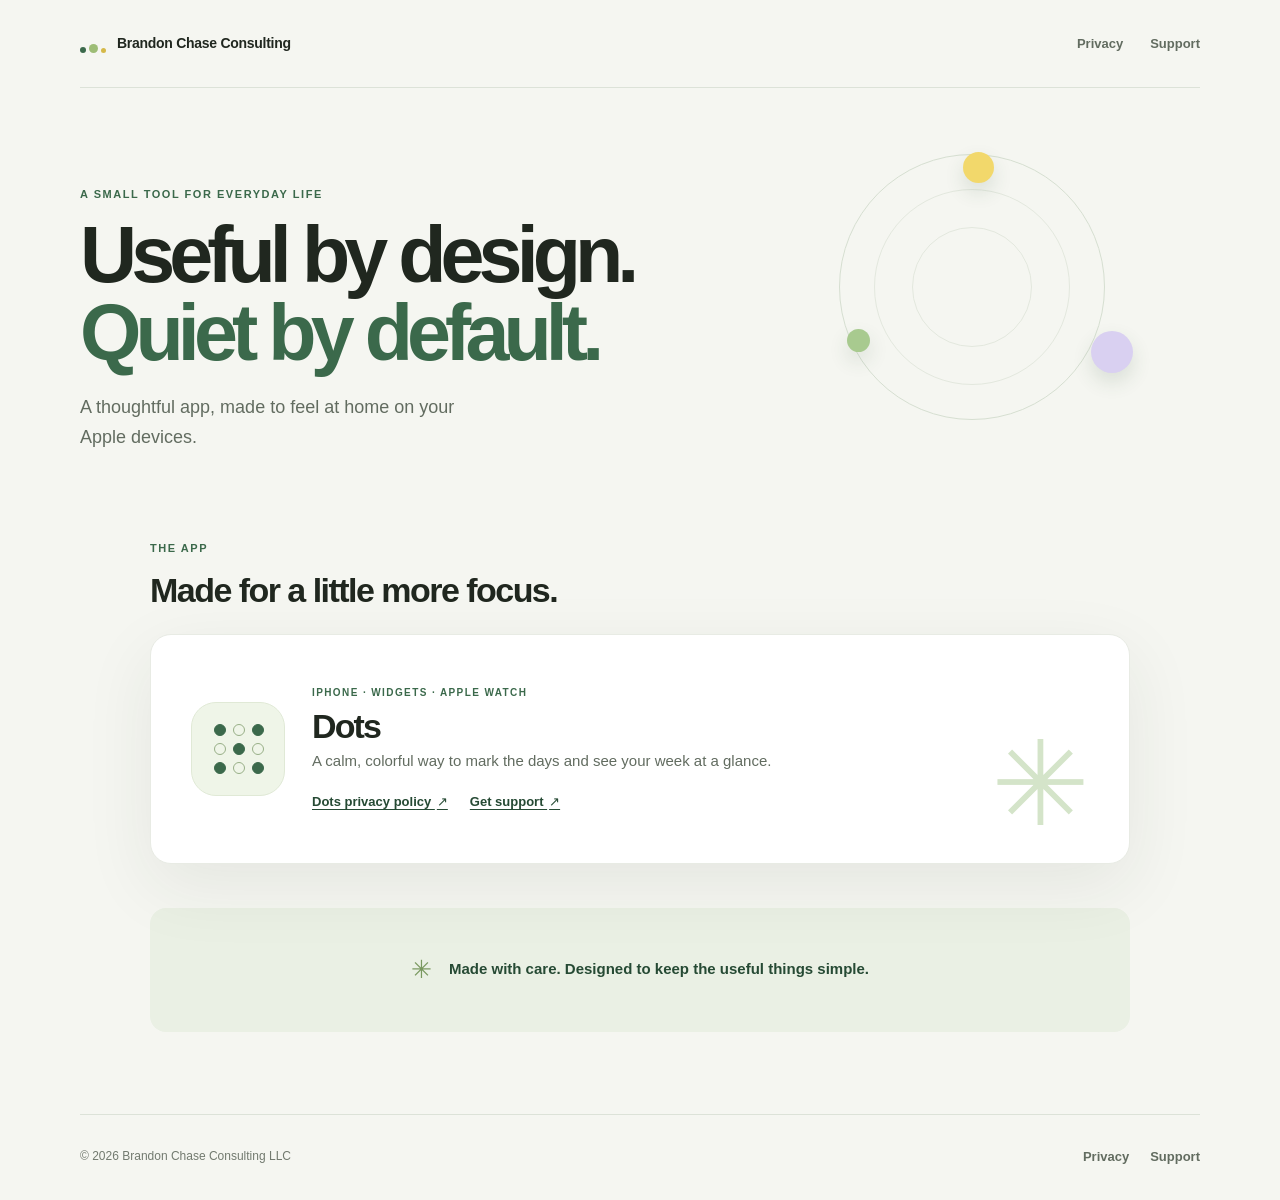
<file: index.html>
<!doctype html>
<html lang="en">
<head>
  <meta charset="utf-8">
  <meta name="viewport" content="width=device-width, initial-scale=1">
  <meta name="theme-color" content="#f5f6f1">
  <meta name="description" content="A thoughtfully made app from Brandon Chase Consulting LLC.">
  <title>Brandon Chase Consulting</title>
  <link rel="stylesheet" href="assets/site.css">
</head>
<body>
  <a class="skip-link" href="#main">Skip to content</a>
  <header class="site-header">
    <a class="wordmark" href="/brandonchase-apps/" aria-label="Brandon Chase Consulting home">
      <span class="brand-mark" aria-hidden="true"><i></i><i></i><i></i></span>
      <span>Brandon Chase Consulting</span>
    </a>
    <nav aria-label="Main navigation">
      <a href="privacy/dots/">Privacy</a>
      <a href="support/">Support</a>
    </nav>
  </header>

  <main id="main">
    <section class="hero">
      <p class="eyebrow">A small tool for everyday life</p>
      <h1>Useful by design.<br><span>Quiet by default.</span></h1>
      <p class="hero-copy">A thoughtful app, made to feel at home on your Apple devices.</p>
      <div class="hero-orbit" aria-hidden="true">
        <span class="orbit-dot dot-one"></span><span class="orbit-dot dot-two"></span>
        <span class="orbit-dot dot-three"></span><span class="orbit-ring"></span>
      </div>
    </section>

    <section class="apps-section" aria-labelledby="apps-title">
      <div class="section-heading">
        <p class="eyebrow">The app</p>
        <h2 id="apps-title">Made for a little more focus.</h2>
      </div>

      <article class="app-card">
        <div class="app-icon" aria-hidden="true">
          <span class="icon-dot filled"></span><span class="icon-dot"></span><span class="icon-dot filled"></span>
          <span class="icon-dot"></span><span class="icon-dot filled"></span><span class="icon-dot"></span>
          <span class="icon-dot filled"></span><span class="icon-dot"></span><span class="icon-dot filled"></span>
        </div>
        <div class="app-details">
          <p class="eyebrow">iPhone · Widgets · Apple Watch</p>
          <h3>Dots</h3>
          <p>A calm, colorful way to mark the days and see your week at a glance.</p>
          <div class="app-links">
            <a class="text-link" href="privacy/dots/">Dots privacy policy <span aria-hidden="true">↗</span></a>
            <a class="text-link" href="support/">Get support <span aria-hidden="true">↗</span></a>
          </div>
        </div>
        <span class="card-sparkle" aria-hidden="true">✳</span>
      </article>
    </section>

    <section class="promise" aria-label="Our approach">
      <span class="promise-symbol" aria-hidden="true">✳</span>
      <p>Made with care. Designed to keep the useful things simple.</p>
    </section>
  </main>

  <footer class="site-footer">
    <span>© 2026 Brandon Chase Consulting LLC</span>
    <div><a href="privacy/dots/">Privacy</a><a href="support/">Support</a></div>
  </footer>
</body>
</html>
</file>
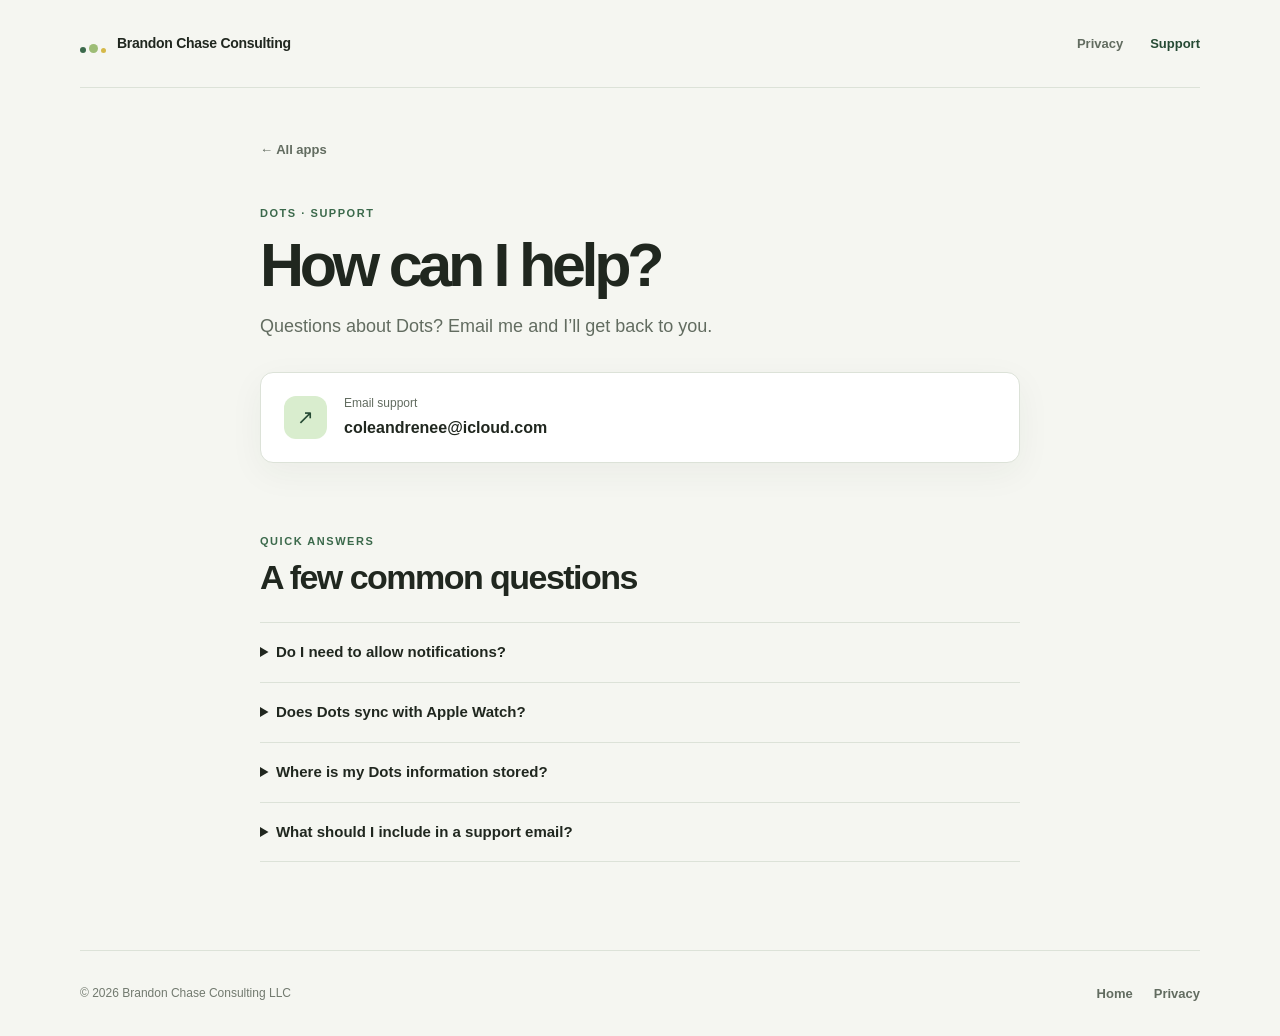
<file: support/index.html>
<!doctype html>
<html lang="en">
<head>
  <meta charset="utf-8">
  <meta name="viewport" content="width=device-width, initial-scale=1">
  <meta name="theme-color" content="#f5f6f1">
  <meta name="description" content="Get help with Dots from Brandon Chase Consulting LLC.">
  <title>Dots Support · Brandon Chase Consulting</title>
  <link rel="stylesheet" href="../assets/site.css">
</head>
<body>
  <a class="skip-link" href="#main">Skip to content</a>
  <header class="site-header">
    <a class="wordmark" href="/brandonchase-apps/" aria-label="Brandon Chase Consulting home">
      <span class="brand-mark" aria-hidden="true"><i></i><i></i><i></i></span>
      <span>Brandon Chase Consulting</span>
    </a>
    <nav aria-label="Main navigation">
      <a href="../privacy/dots/">Privacy</a>
      <a aria-current="page" href="./">Support</a>
    </nav>
  </header>

  <main id="main" class="document-page support-page">
    <a class="back-link" href="/brandonchase-apps/">← All apps</a>
    <p class="eyebrow">Dots · Support</p>
    <h1>How can I help?</h1>
    <p class="document-intro">Questions about Dots? Email me and I’ll get back to you.</p>

    <a class="email-card" href="mailto:coleandrenee@icloud.com">
      <span class="email-icon" aria-hidden="true">↗</span>
      <span><span class="email-label">Email support</span><strong>coleandrenee@icloud.com</strong></span>
    </a>

    <section class="faq-section" aria-labelledby="faq-title">
      <p class="eyebrow">Quick answers</p>
      <h2 id="faq-title">A few common questions</h2>
      <details>
        <summary>Do I need to allow notifications?</summary>
        <p>No. Notifications are optional. Dots still works if you decline them, and you can change permission later in iOS Settings.</p>
      </details>
      <details>
        <summary>Does Dots sync with Apple Watch?</summary>
        <p>No. Dots currently supports iPhone and its widgets only; it does not include an Apple Watch companion or sync data with a Watch.</p>
      </details>
      <details>
        <summary>Where is my Dots information stored?</summary>
        <p>Your marked dates and display preference are stored on your iPhone and shared with the Dots widget through Apple’s shared app storage. Dots does not send this information to an Apple Watch. <a href="../privacy/dots/">Read the Dots privacy policy.</a></p>
      </details>
      <details>
        <summary>What should I include in a support email?</summary>
        <p>Tell me what you expected and what happened, plus your iPhone model and software version if you know them. Please don’t include passwords or other sensitive information.</p>
      </details>
    </section>
  </main>

  <footer class="site-footer">
    <span>© 2026 Brandon Chase Consulting LLC</span>
    <div><a href="/brandonchase-apps/">Home</a><a href="../privacy/dots/">Privacy</a></div>
  </footer>
</body>
</html>
</file>
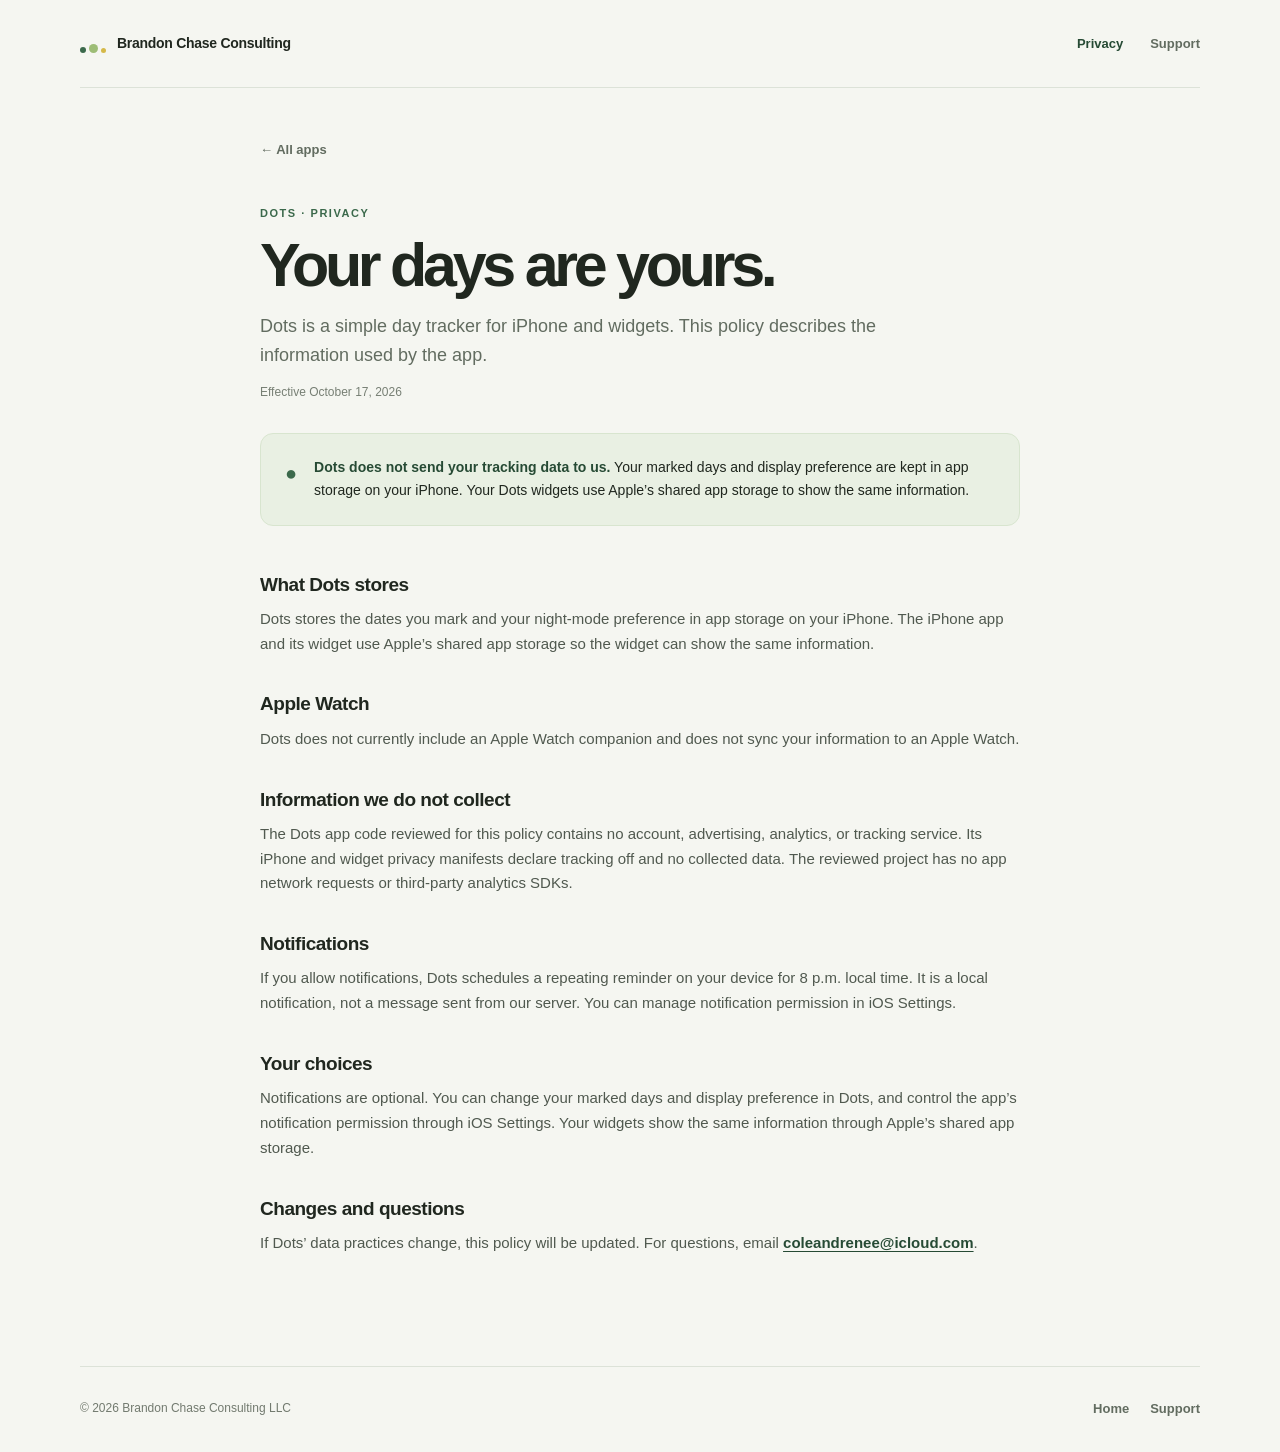
<file: privacy/dots/index.html>
<!doctype html>
<html lang="en">
<head>
  <meta charset="utf-8">
  <meta name="viewport" content="width=device-width, initial-scale=1">
  <meta name="theme-color" content="#f5f6f1">
  <meta name="description" content="The Dots privacy policy explains how your information stays on your iPhone and is shared with your widgets.">
  <title>Dots Privacy Policy · Brandon Chase Consulting</title>
  <link rel="stylesheet" href="../../assets/site.css">
</head>
<body>
  <a class="skip-link" href="#main">Skip to content</a>
  <header class="site-header">
    <a class="wordmark" href="/brandonchase-apps/" aria-label="Brandon Chase Consulting home">
      <span class="brand-mark" aria-hidden="true"><i></i><i></i><i></i></span>
      <span>Brandon Chase Consulting</span>
    </a>
    <nav aria-label="Main navigation">
      <a aria-current="page" href="./">Privacy</a>
      <a href="../../support/">Support</a>
    </nav>
  </header>

  <main id="main" class="document-page">
    <a class="back-link" href="/brandonchase-apps/">← All apps</a>
    <p class="eyebrow">Dots · Privacy</p>
    <h1>Your days are yours.</h1>
    <p class="document-intro">Dots is a simple day tracker for iPhone and widgets. This policy describes the information used by the app.</p>
    <p class="updated">Effective October 17, 2026</p>

    <div class="policy-highlight">
      <span class="highlight-icon" aria-hidden="true">●</span>
      <p><strong>Dots does not send your tracking data to us.</strong> Your marked days and display preference are kept in app storage on your iPhone. Your Dots widgets use Apple’s shared app storage to show the same information.</p>
    </div>

    <section class="document-section">
      <h2>What Dots stores</h2>
      <p>Dots stores the dates you mark and your night-mode preference in app storage on your iPhone. The iPhone app and its widget use Apple’s shared app storage so the widget can show the same information.</p>
    </section>

    <section class="document-section">
      <h2>Apple Watch</h2>
      <p>Dots does not currently include an Apple Watch companion and does not sync your information to an Apple Watch.</p>
    </section>

    <section class="document-section">
      <h2>Information we do not collect</h2>
      <p>The Dots app code reviewed for this policy contains no account, advertising, analytics, or tracking service. Its iPhone and widget privacy manifests declare tracking off and no collected data. The reviewed project has no app network requests or third-party analytics SDKs.</p>
    </section>

    <section class="document-section">
      <h2>Notifications</h2>
      <p>If you allow notifications, Dots schedules a repeating reminder on your device for 8 p.m. local time. It is a local notification, not a message sent from our server. You can manage notification permission in iOS Settings.</p>
    </section>

    <section class="document-section">
      <h2>Your choices</h2>
      <p>Notifications are optional. You can change your marked days and display preference in Dots, and control the app’s notification permission through iOS Settings. Your widgets show the same information through Apple’s shared app storage.</p>
    </section>

    <section class="document-section">
      <h2>Changes and questions</h2>
      <p>If Dots’ data practices change, this policy will be updated. For questions, email <a href="mailto:coleandrenee@icloud.com">coleandrenee@icloud.com</a>.</p>
    </section>
  </main>

  <footer class="site-footer">
    <span>© 2026 Brandon Chase Consulting LLC</span>
    <div><a href="/brandonchase-apps/">Home</a><a href="../../support/">Support</a></div>
  </footer>
</body>
</html>
</file>
<file: assets/site.css>
@charset "utf-8";

:root {
  color-scheme: light;
  --ink: #20271f;
  --muted: #626c60;
  --paper: #f5f6f1;
  --card: #ffffff;
  --line: #dce2d8;
  --green: #3b694b;
  --green-dark: #264a34;
  --mint: #d9edce;
  --yellow: #f2d86b;
  --lavender: #e9e5f9;
  --shadow: 0 22px 70px rgb(34 53 39 / 8%);
  font-family: -apple-system, BlinkMacSystemFont, "Segoe UI", sans-serif;
  font-synthesis: none;
  text-rendering: optimizeLegibility;
}

* { box-sizing: border-box; }

html { scroll-behavior: smooth; }

body {
  min-width: 320px;
  margin: 0;
  color: var(--ink);
  background: var(--paper);
  font-size: 16px;
  line-height: 1.65;
  -webkit-font-smoothing: antialiased;
}

a { color: var(--green-dark); text-underline-offset: 0.2em; }
a:hover { color: #173c27; }
a:focus-visible, summary:focus-visible {
  outline: 3px solid #b07c00;
  outline-offset: 4px;
  border-radius: 3px;
}

.skip-link {
  position: absolute;
  z-index: 5;
  top: 8px;
  left: 8px;
  padding: 8px 12px;
  transform: translateY(-160%);
  color: #fff;
  background: var(--green-dark);
  border-radius: 6px;
}
.skip-link:focus { transform: translateY(0); }

.site-header, .site-footer {
  width: min(100% - 48px, 1120px);
  margin-inline: auto;
  display: flex;
  align-items: center;
  justify-content: space-between;
}

.site-header {
  min-height: 88px;
  border-bottom: 1px solid var(--line);
}

.wordmark {
  display: inline-flex;
  gap: 11px;
  align-items: center;
  color: var(--ink);
  font-size: 14px;
  font-weight: 700;
  letter-spacing: -0.02em;
  text-decoration: none;
}

.brand-mark { display: flex; gap: 3px; align-items: end; height: 19px; }
.brand-mark i { width: 6px; height: 6px; display: block; background: var(--green); border-radius: 50%; }
.brand-mark i:nth-child(2) { width: 9px; height: 9px; background: #9dbd76; }
.brand-mark i:nth-child(3) { width: 5px; height: 5px; background: #d5b949; }

.site-header nav, .site-footer div { display: flex; gap: 27px; align-items: center; }
.site-header nav a, .site-footer a {
  color: var(--muted);
  font-size: 13px;
  font-weight: 600;
  text-decoration: none;
}
.site-header nav a:hover, .site-header nav a[aria-current="page"], .site-footer a:hover { color: var(--green-dark); }

.hero {
  position: relative;
  width: min(100% - 48px, 1120px);
  min-height: 430px;
  margin-inline: auto;
  padding: 98px 0 76px;
  overflow: hidden;
}

.eyebrow {
  margin: 0 0 13px;
  color: var(--green);
  font-size: 11px;
  font-weight: 750;
  letter-spacing: 0.14em;
  line-height: 1.5;
  text-transform: uppercase;
}

h1, h2, h3, p { margin-top: 0; }
.hero h1 {
  position: relative;
  z-index: 1;
  max-width: 650px;
  margin-bottom: 21px;
  font-size: clamp(48px, 7.2vw, 79px);
  font-weight: 650;
  letter-spacing: -0.075em;
  line-height: 0.99;
}
.hero h1 span { color: var(--green); }
.hero-copy { position: relative; z-index: 1; max-width: 410px; margin-bottom: 0; color: var(--muted); font-size: 18px; }

.hero-orbit { position: absolute; top: 24px; right: 53px; width: 350px; height: 350px; }
.orbit-ring { position: absolute; inset: 42px; border: 1px solid #d6dfd1; border-radius: 50%; }
.orbit-ring::before, .orbit-ring::after { position: absolute; content: ""; border: 1px solid #e3e8de; border-radius: 50%; }
.orbit-ring::before { inset: 34px; }
.orbit-ring::after { inset: 72px; }
.orbit-dot { position: absolute; z-index: 1; display: block; width: 31px; height: 31px; border-radius: 50%; box-shadow: 0 9px 20px rgb(48 83 54 / 14%); }
.dot-one { top: 40px; left: 166px; background: var(--yellow); }
.dot-two { top: 217px; left: 50px; width: 23px; height: 23px; background: #a8ca8f; }
.dot-three { right: 14px; bottom: 89px; width: 42px; height: 42px; background: #d9d0f1; }

.apps-section { width: min(100% - 48px, 980px); margin: 12px auto 0; }
.section-heading { margin-bottom: 23px; }
.section-heading h2, .faq-section h2 { margin-bottom: 0; font-size: clamp(25px, 4vw, 34px); font-weight: 620; letter-spacing: -0.045em; line-height: 1.2; }

.app-card {
  position: relative;
  display: flex;
  gap: 27px;
  align-items: center;
  min-height: 230px;
  padding: 36px 40px;
  overflow: hidden;
  background: var(--card);
  border: 1px solid #e8ebe4;
  border-radius: 21px;
  box-shadow: var(--shadow);
}
.app-icon {
  flex: 0 0 94px;
  display: grid;
  width: 94px;
  height: 94px;
  padding: 22px;
  grid-template-columns: repeat(3, 1fr);
  gap: 7px;
  align-content: center;
  background: #eff5e8;
  border: 1px solid #e0e9d6;
  border-radius: 25px;
}
.icon-dot { width: 12px; height: 12px; border: 1.5px solid #98af87; border-radius: 50%; }
.icon-dot.filled { background: var(--green); border-color: var(--green); }
.app-details { position: relative; z-index: 1; max-width: 570px; }
.app-details .eyebrow { margin-bottom: 6px; font-size: 10px; }
.app-details h3 { margin-bottom: 3px; font-size: 34px; font-weight: 650; letter-spacing: -0.055em; line-height: 1.2; }
.app-details > p:not(.eyebrow) { max-width: 470px; margin-bottom: 17px; color: var(--muted); font-size: 15px; }
.app-links { display: flex; flex-wrap: wrap; gap: 22px; }
.text-link { font-size: 13px; font-weight: 700; text-decoration-thickness: 1px; }
.text-link span { margin-left: 2px; text-decoration: none; }
.card-sparkle { position: absolute; right: 39px; bottom: 20px; color: #d4e4c9; font-size: 118px; line-height: 1; }

.promise {
  width: min(100% - 48px, 980px);
  min-height: 124px;
  margin: 44px auto 82px;
  display: flex;
  gap: 17px;
  align-items: center;
  justify-content: center;
  color: var(--green-dark);
  background: #eaf0e4;
  border-radius: 16px;
}
.promise-symbol { color: #79985f; font-size: 25px; }
.promise p { max-width: 470px; margin: 0; font-size: 15px; font-weight: 600; }

.document-page { width: min(100% - 48px, 760px); margin: 48px auto 110px; }
.back-link { display: inline-block; margin-bottom: 45px; color: var(--muted); font-size: 13px; font-weight: 650; text-decoration: none; }
.document-page > .eyebrow { margin-bottom: 11px; }
.document-page h1 { margin-bottom: 15px; font-size: clamp(42px, 7vw, 61px); font-weight: 650; letter-spacing: -0.07em; line-height: 1.05; }
.document-intro { max-width: 630px; margin-bottom: 13px; color: var(--muted); font-size: 18px; line-height: 1.6; }
.updated { margin-bottom: 31px; color: #777f74; font-size: 12px; }

.policy-highlight {
  display: flex;
  gap: 17px;
  margin: 28px 0 43px;
  padding: 22px 24px;
  align-items: flex-start;
  background: #e9f0e3;
  border: 1px solid #d8e5cf;
  border-radius: 13px;
}
.highlight-icon { flex: 0 0 auto; margin-top: 1px; color: var(--green); font-size: 20px; }
.policy-highlight p { margin: 0; font-size: 14px; line-height: 1.65; }
.policy-highlight strong { color: var(--green-dark); }

.document-section { margin: 0 0 32px; }
.document-section h2 { margin-bottom: 7px; font-size: 19px; font-weight: 680; letter-spacing: -0.025em; }
.document-section p { margin-bottom: 0; color: #50594f; font-size: 15px; }
.document-section a, .faq-section details a { font-weight: 600; }

.support-page { margin-bottom: 88px; }
.email-card {
  display: flex;
  gap: 17px;
  align-items: center;
  margin: 31px 0 70px;
  padding: 21px 23px;
  color: var(--ink);
  background: var(--card);
  border: 1px solid var(--line);
  border-radius: 13px;
  box-shadow: 0 10px 35px rgb(34 53 39 / 5%);
  text-decoration: none;
}
.email-card:hover { border-color: #a8bea0; }
.email-icon { display: grid; width: 43px; height: 43px; place-items: center; color: var(--green-dark); background: var(--mint); border-radius: 12px; font-size: 20px; }
.email-card > span:last-child { display: grid; gap: 1px; }
.email-label { color: var(--muted); font-size: 12px; }
.email-card strong { font-size: 16px; overflow-wrap: anywhere; }
.faq-section > .eyebrow { margin-bottom: 8px; }
.faq-section h2 { margin-bottom: 24px; }
.faq-section details { padding: 17px 0; border-top: 1px solid var(--line); }
.faq-section details:last-child { border-bottom: 1px solid var(--line); }
.faq-section summary { width: fit-content; color: var(--ink); cursor: pointer; font-size: 15px; font-weight: 680; }
.faq-section details p { max-width: 660px; margin: 11px 0 0; color: #50594f; font-size: 14px; }

.site-footer { min-height: 86px; padding-block: 18px; border-top: 1px solid var(--line); }
.site-footer > span { color: #727a6f; font-size: 12px; }
.site-footer div { gap: 21px; }

@media (max-width: 700px) {
  .site-header, .site-footer { width: min(100% - 36px, 1120px); }
  .site-header { min-height: 73px; }
  .wordmark { gap: 8px; font-size: 12px; }
  .site-header nav { gap: 16px; }
  .site-header nav a { font-size: 12px; }
  .hero, .apps-section, .promise { width: min(100% - 36px, 980px); }
  .hero { min-height: 391px; padding-top: 86px; }
  .hero h1 { font-size: clamp(47px, 12vw, 68px); }
  .hero-copy { max-width: 330px; font-size: 16px; }
  .hero-orbit { top: 107px; right: -173px; width: 305px; height: 305px; opacity: 0.7; }
  .orbit-ring { inset: 25px; }
  .dot-one { left: 144px; }
  .dot-two { top: 187px; left: 37px; }
  .dot-three { right: 4px; bottom: 78px; }
  .apps-section { margin-top: 0; }
  .app-card { min-height: unset; gap: 17px; align-items: flex-start; padding: 23px 20px; border-radius: 17px; }
  .app-icon { flex-basis: 63px; width: 63px; height: 63px; padding: 15px; gap: 4px; border-radius: 18px; }
  .icon-dot { width: 9px; height: 9px; }
  .app-details h3 { font-size: 29px; }
  .app-details > p:not(.eyebrow) { font-size: 14px; }
  .app-links { gap: 12px 18px; }
  .text-link { font-size: 12px; }
  .card-sparkle { right: 11px; bottom: 2px; font-size: 79px; opacity: 0.45; }
  .promise { min-height: 104px; margin-top: 31px; margin-bottom: 57px; padding: 18px 21px; justify-content: flex-start; }
  .promise p { font-size: 14px; }
  .document-page { width: min(100% - 40px, 760px); margin-top: 31px; margin-bottom: 75px; }
  .back-link { margin-bottom: 34px; }
  .document-intro { font-size: 16px; }
  .policy-highlight { gap: 12px; padding: 17px; }
  .policy-highlight p, .document-section p { font-size: 14px; }
  .email-card { margin-bottom: 54px; padding: 17px; }
  .site-footer { align-items: flex-start; gap: 12px; flex-direction: column; justify-content: center; }
  .site-footer div { gap: 18px; }
}

@media (max-width: 380px) {
  .site-header { gap: 9px; }
  .wordmark { gap: 7px; font-size: 11px; }
  .site-header nav { gap: 11px; }
}

@media (prefers-reduced-motion: reduce) {
  html { scroll-behavior: auto; }
  *, *::before, *::after { animation-duration: 0.01ms !important; animation-iteration-count: 1 !important; transition-duration: 0.01ms !important; }
}
</file>
